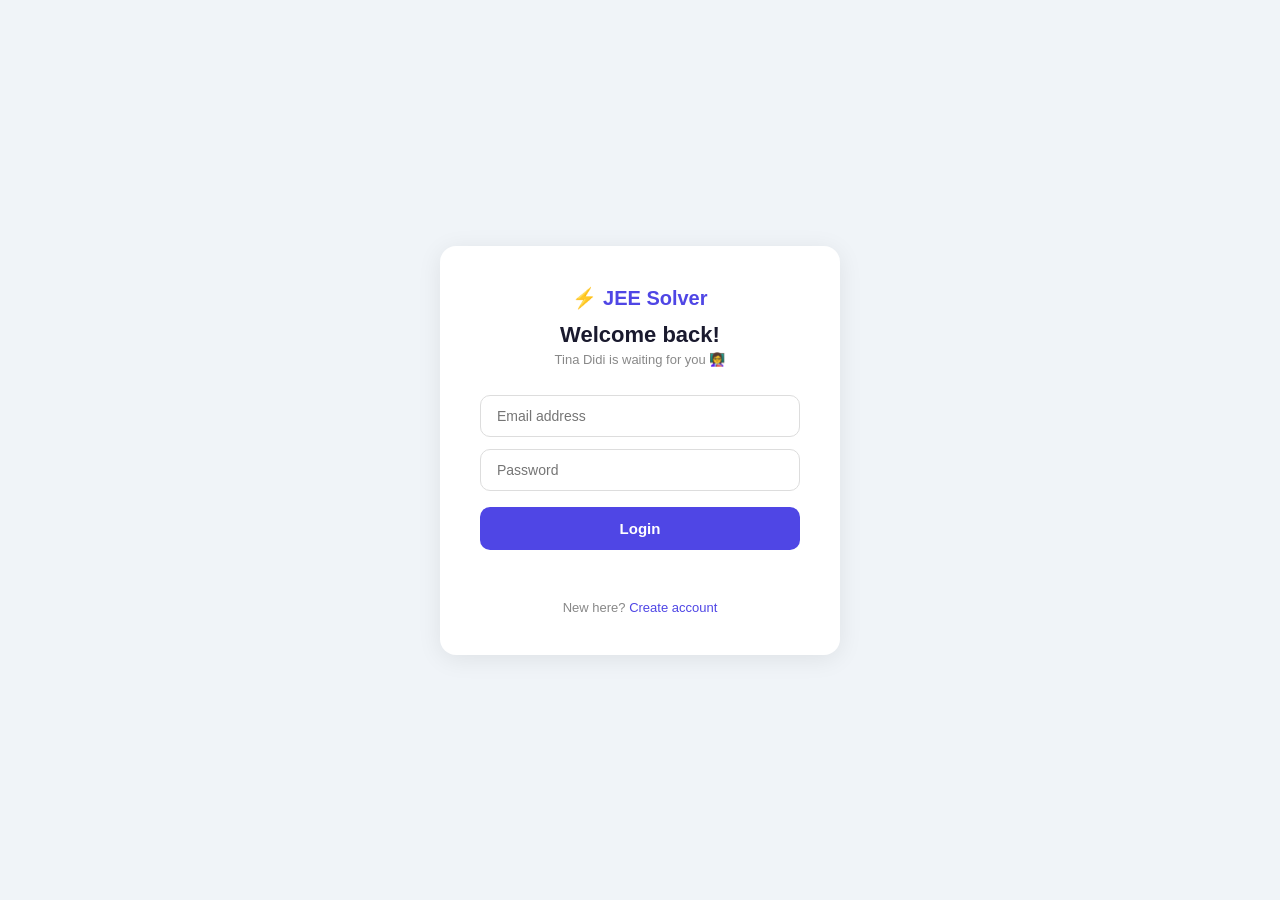
<file: login.html>
<!DOCTYPE html>
<html lang="en">
<head>
  <meta charset="UTF-8" />
  <meta name="viewport" content="width=device-width, initial-scale=1.0" />
  <title>Login — JEE Solver</title>
  <link rel="stylesheet" href="style.css" />
</head>
<body class="auth-body">

  <div class="auth-card">
    
    <div class="auth-header">
      <span class="auth-logo">⚡ JEE Solver</span>
      <h2>Welcome back!</h2>
      <p>Tina Didi is waiting for you 👩‍🏫</p>
    </div>

    <div class="auth-form">
      <input type="email" id="login-email" placeholder="Email address" />
      <input type="password" id="login-password" placeholder="Password" />
      <button id="login-btn">Login</button>
      <div id="login-error" class="auth-error"></div>
    </div>

    <div class="auth-footer">
      New here? <a href="signup.html">Create account</a>
    </div>

  </div>
  <script src="auth.js"></script>

</body>
</html>
</file>
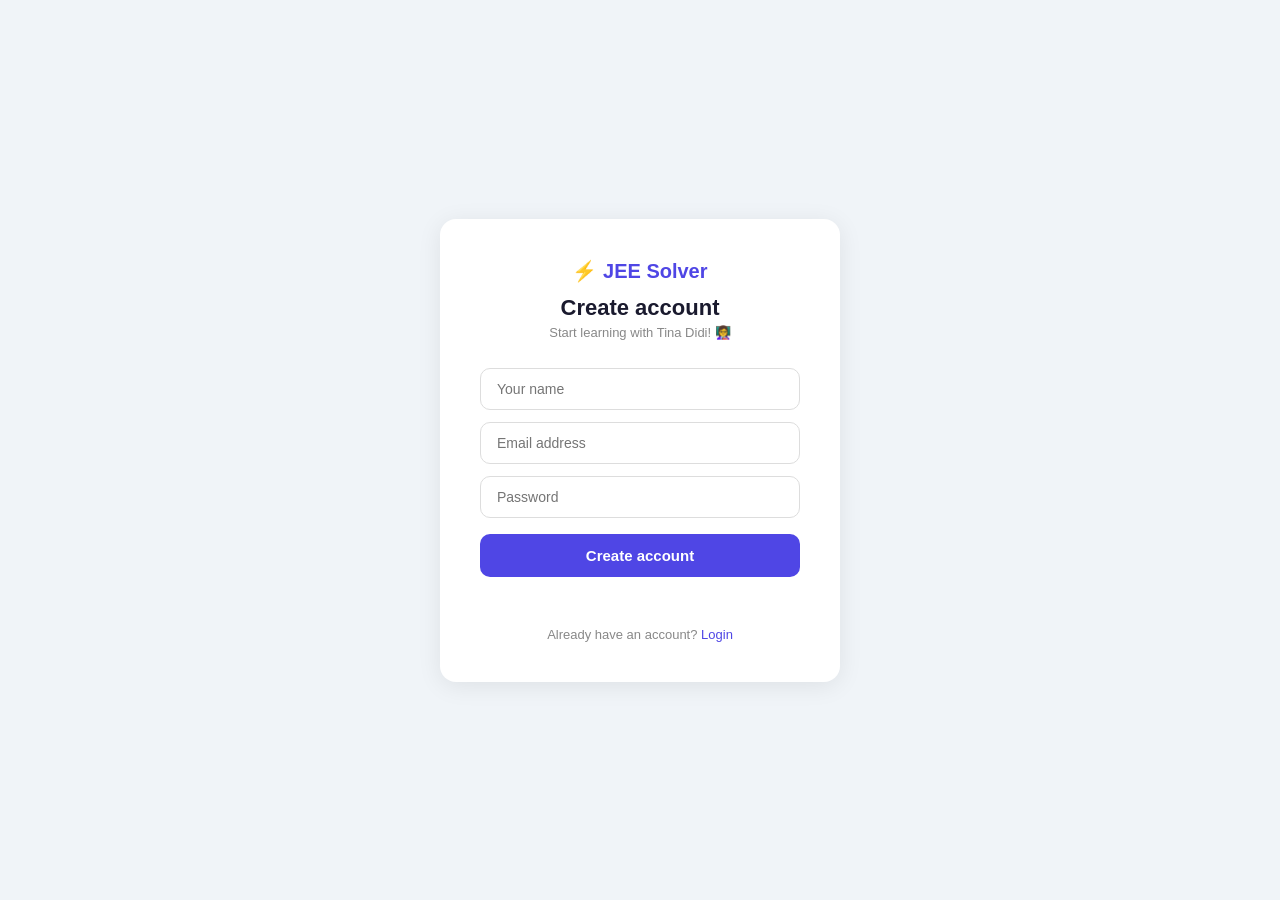
<file: signup.html>
<!DOCTYPE html>
<html lang="en">
<head>
  <meta charset="UTF-8" />
  <meta name="viewport" content="width=device-width, initial-scale=1.0" />
  <title>Signup — JEE Solver</title>
  <link rel="stylesheet" href="style.css" />
</head>
<body class="auth-body">

  <div class="auth-card">
    
    <div class="auth-header">
      <span class="auth-logo">⚡ JEE Solver</span>
      <h2>Create account</h2>
      <p>Start learning with Tina Didi! 👩‍🏫</p>
    </div>

    <div class="auth-form">
      <input type="text" id="signup-name" placeholder="Your name" />
      <input type="email" id="signup-email" placeholder="Email address" />
      <input type="password" id="signup-password" placeholder="Password" />
      <button id="signup-btn">Create account</button>
      <div id="signup-error" class="auth-error"></div>
    </div>

    <div class="auth-footer">
      Already have an account? <a href="login.html">Login</a>
    </div>

  </div>
  <script src="auth.js"></script>

</body>
</html>
</file>
<file: style.css>
* {
  margin: 0;
  padding: 0;
  box-sizing: border-box;
  font-family: 'Segoe UI', sans-serif;
}

body {
  display: flex;
  flex-direction: column;
  height: 100vh;
  background: #f0f4f8;
  color: #1a1a2e;
}

/* HEADER */
.header {
  background: #1a1a2e;
  color: white;
  padding: 16px 24px;
  display: flex;
  align-items: center;
  gap: 16px;
}

.header h1 {
  font-size: 20px;
  font-weight: 600;
}

#subject-select {
  padding: 6px 12px;
  border-radius: 8px;
  border: none;
  font-size: 14px;
  cursor: pointer;
}

/* CHAT AREA */
.chat-box {
  flex: 1;
  overflow-y: auto;
  padding: 24px;
  display: flex;
  flex-direction: column;
  gap: 16px;
}

/* INPUT AREA */
.input-area {
  background: white;
  padding: 16px 24px;
  display: flex;
  gap: 12px;
  border-top: 1px solid #ddd;
}

#question-input {
  flex: 1;
  padding: 12px;
  border: 1px solid #ddd;
  border-radius: 10px;
  font-size: 14px;
  resize: none;
  height: 52px;
}

#send-btn {
  background: #4f46e5;
  color: white;
  border: none;
  padding: 12px 24px;
  border-radius: 10px;
  font-size: 14px;
  font-weight: 600;
  cursor: pointer;
}

#send-btn:hover {
  background: #4338ca;
}
.message {
  max-width: 70%;
  padding: 12px 16px;
  border-radius: 12px;
  font-size: 14px;
  line-height: 1.5;
}

.user-message {
  background: #4f46e5;
  color: white;
  align-self: flex-end;
  border-bottom-right-radius: 2px;
}
.ai-message {
  background: white;
  color: #1a1a2e;
  align-self: flex-start;
  border-bottom-left-radius: 2px;
  border: 1px solid #e2e8f0;
  box-shadow: 0 1px 4px rgba(0,0,0,0.06);
  max-width: 80%;
}

.ai-message p {
  margin-bottom: 8px;
}

.ai-message ul, .ai-message ol {
  padding-left: 20px;
  margin-bottom: 8px;
}

.ai-message h3 {
  font-size: 15px;
  font-weight: 600;
  margin: 10px 0 4px;
}
.feedback-btns {
  margin-top: 12px;
  padding-top: 10px;
  border-top: 1px solid #e2e8f0;
  display: flex;
  align-items: center;
  gap: 8px;
}

.fb-btn {
  background: none;
  border: 1px solid #e2e8f0;
  border-radius: 8px;
  padding: 4px 10px;
  cursor: pointer;
  font-size: 16px;
  transition: background 0.2s;
}

.fb-btn:hover {
  background: #f0f4f8;
}

.fb-btn:disabled {
  cursor: default;
  opacity: 0.6;
}
.tina-container {
  display: flex;
  flex-direction: column;
  align-items: center;
  padding: 16px 0 0;
}

#tina-img {
  width: 200px;
  transition: opacity 0.3s ease;
  mix-blend-mode: multiply;
}
.tina-label {
  font-size: 13px;
  font-weight: 500;
  color: #4f46e5;
  margin-top: 4px;
}
.auth-body {
  display: flex;
  justify-content: center;
  align-items: center;
  min-height: 100vh;
  background: #f0f4f8;
}

.auth-card {
  background: white;
  padding: 40px;
  border-radius: 16px;
  width: 100%;
  max-width: 400px;
  box-shadow: 0 4px 24px rgba(0,0,0,0.08);
}

.auth-header {
  text-align: center;
  margin-bottom: 28px;
}

.auth-logo {
  font-size: 20px;
  font-weight: 700;
  color: #4f46e5;
}

.auth-header h2 {
  font-size: 22px;
  margin: 12px 0 4px;
  color: #1a1a2e;
}

.auth-header p {
  font-size: 13px;
  color: #888;
}

.auth-form {
  display: flex;
  flex-direction: column;
  gap: 12px;
}

.auth-form input {
  padding: 12px 16px;
  border: 1px solid #ddd;
  border-radius: 10px;
  font-size: 14px;
  outline: none;
}

.auth-form input:focus {
  border-color: #4f46e5;
}

.auth-form button {
  background: #4f46e5;
  color: white;
  border: none;
  padding: 13px;
  border-radius: 10px;
  font-size: 15px;
  font-weight: 600;
  cursor: pointer;
  margin-top: 4px;
}

.auth-form button:hover {
  background: #4338ca;
}

.auth-error {
  font-size: 13px;
  color: #e53e3e;
  text-align: center;
  min-height: 18px;
}

.auth-footer {
  text-align: center;
  margin-top: 20px;
  font-size: 13px;
  color: #888;
}

.auth-footer a {
  color: #4f46e5;
  font-weight: 500;
  text-decoration: none;
}
</file>
